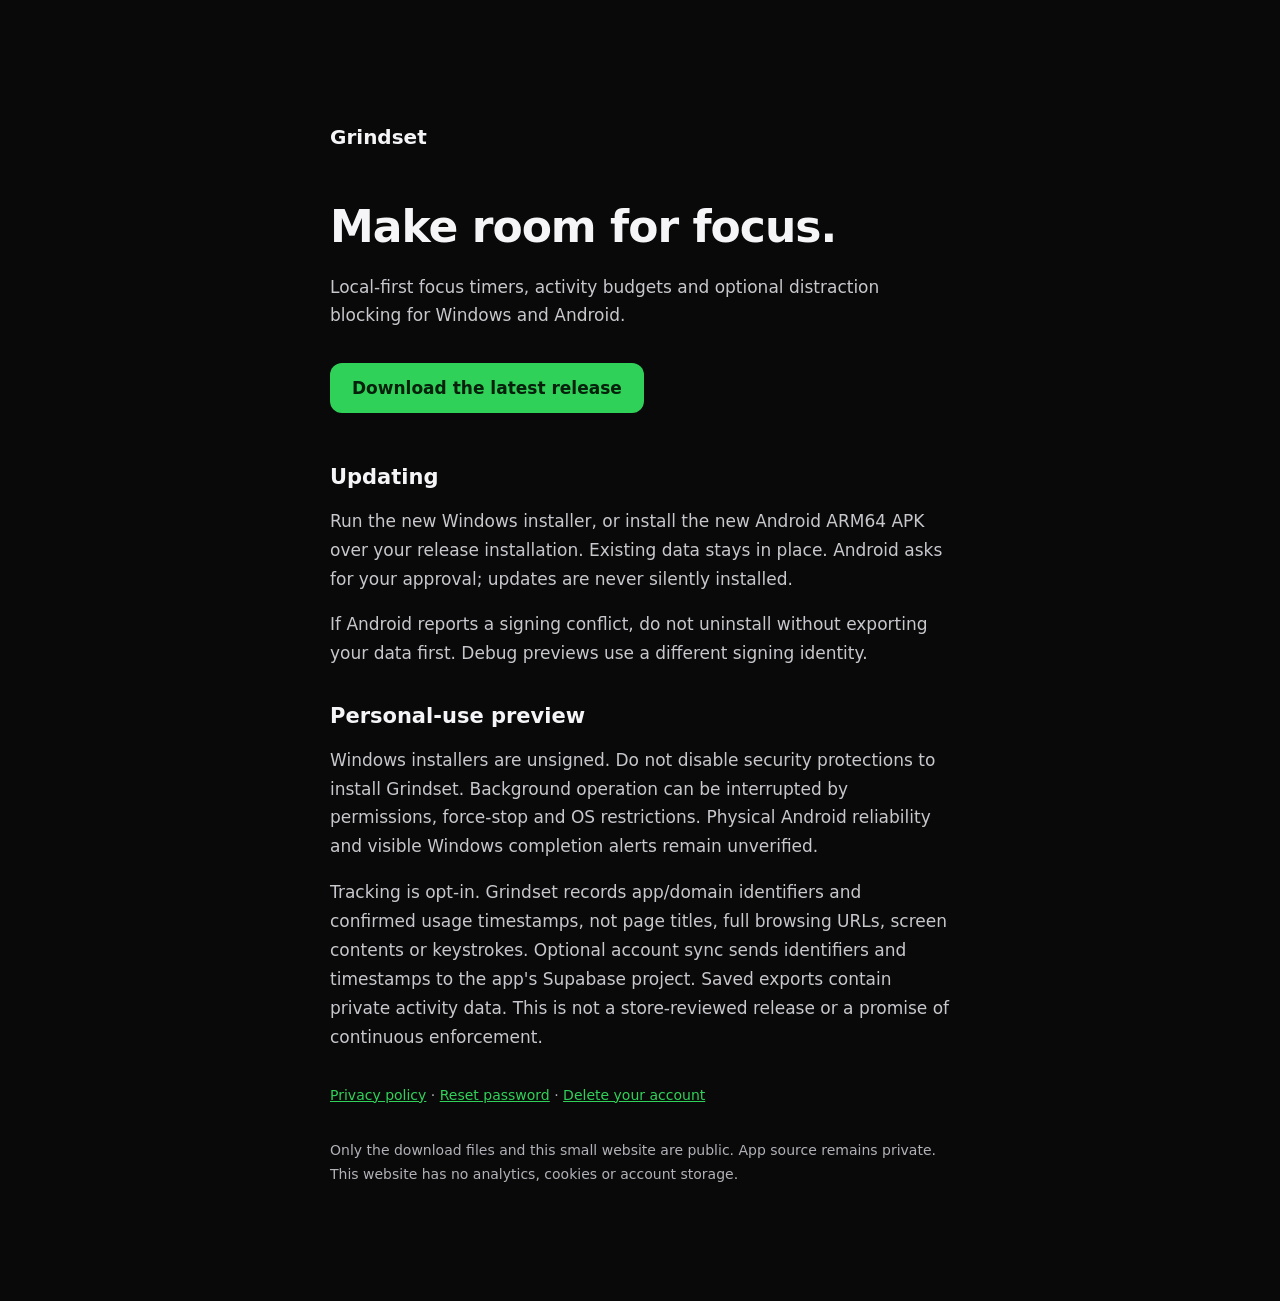
<file: site/index.html>
<!doctype html>
<html lang="en">
<head>
  <meta charset="utf-8">
  <meta name="viewport" content="width=device-width, initial-scale=1">
  <meta name="referrer" content="no-referrer">
  <meta http-equiv="Content-Security-Policy" content="default-src 'none'; style-src 'self'; base-uri 'none'; form-action 'none'">
  <title>Grindset downloads</title>
  <link rel="icon" href="icon.svg" type="image/svg+xml">
  <link rel="stylesheet" href="styles.css">
</head>
<body>
  <main>
    <p class="brand">Grindset</p>
    <h1>Make room for focus.</h1>
    <p>Local-first focus timers, activity budgets and optional distraction blocking for Windows and Android.</p>
    <a class="button" href="https://github.com/danarrigo/grindset-releases/releases/latest">Download the latest release</a>
    <h2>Updating</h2>
    <p>Run the new Windows installer, or install the new Android ARM64 APK over your release installation. Existing data stays in place. Android asks for your approval; updates are never silently installed.</p>
    <p>If Android reports a signing conflict, do not uninstall without exporting your data first. Debug previews use a different signing identity.</p>
    <h2>Personal-use preview</h2>
    <p>Windows installers are unsigned. Do not disable security protections to install Grindset. Background operation can be interrupted by permissions, force-stop and OS restrictions. Physical Android reliability and visible Windows completion alerts remain unverified.</p>
    <p>Tracking is opt-in. Grindset records app/domain identifiers and confirmed usage timestamps, not page titles, full browsing URLs, screen contents or keystrokes. Optional account sync sends identifiers and timestamps to the app's Supabase project. Saved exports contain private activity data. This is not a store-reviewed release or a promise of continuous enforcement.</p>
    <p class="secondary"><a href="privacy/">Privacy policy</a> · <a href="reset-password/">Reset password</a> · <a href="delete-account/">Delete your account</a></p>
    <p class="secondary">Only the download files and this small website are public. App source remains private. This website has no analytics, cookies or account storage.</p>
  </main>
</body>
</html>
</file>
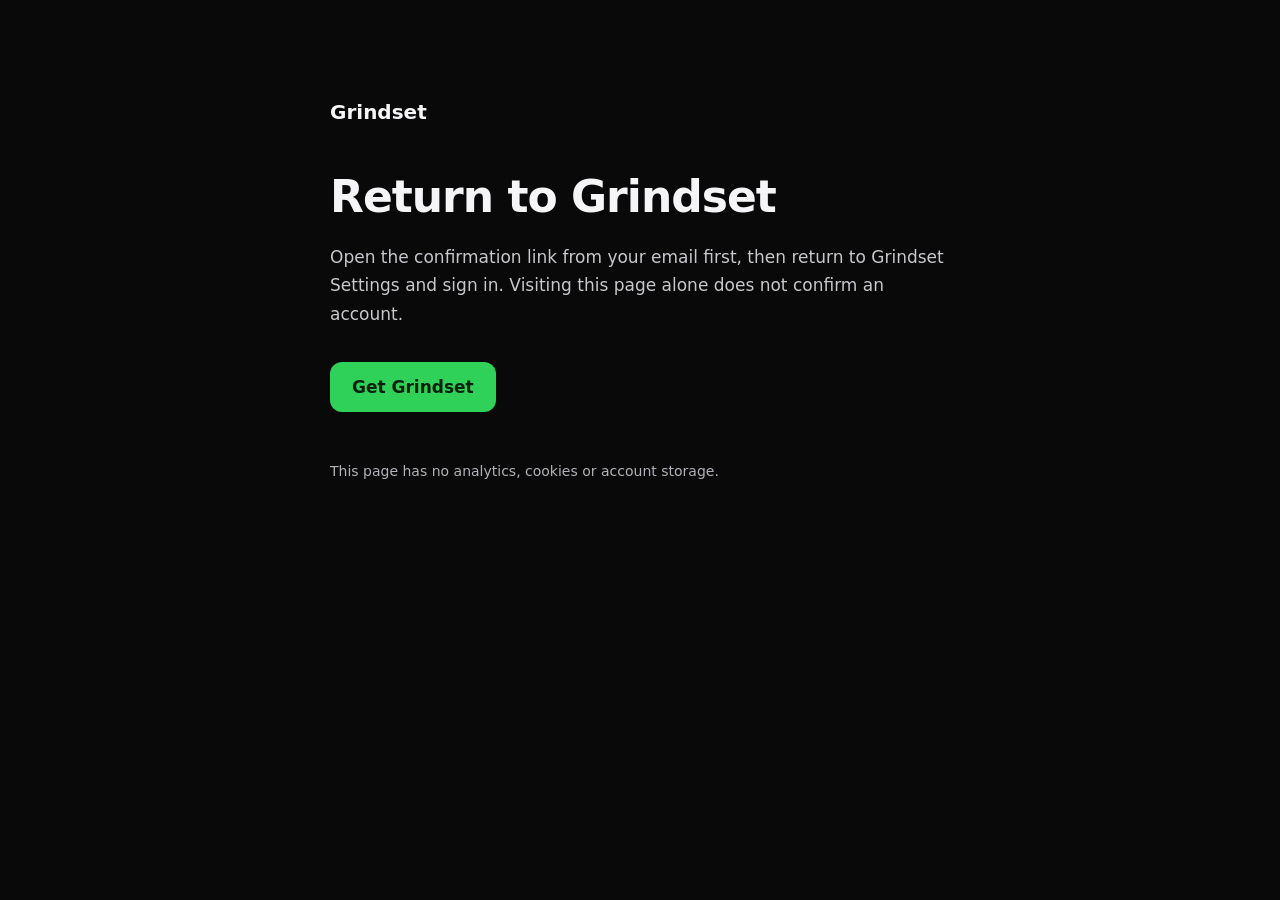
<file: site/confirmed/index.html>
<!doctype html>
<html lang="en">
<head>
  <meta charset="utf-8">
  <meta name="viewport" content="width=device-width, initial-scale=1">
  <meta name="referrer" content="no-referrer">
  <meta http-equiv="Content-Security-Policy" content="default-src 'none'; script-src 'self'; style-src 'self'; base-uri 'none'; form-action 'none'">
  <title>Email confirmation - Grindset</title>
  <link rel="icon" href="../icon.svg" type="image/svg+xml">
  <script type="module" src="confirmation.mjs"></script>
  <link rel="stylesheet" href="../styles.css">
</head>
<body>
  <main>
    <a class="brand" href="../">Grindset</a>
    <h1 id="status-title">Return to Grindset</h1>
    <p id="status-message">Open the confirmation link from your email, then return to Grindset Settings and sign in. This page does not sign you in automatically.</p>
    <noscript><p>JavaScript is disabled, so this page cannot show the link result. Return to Grindset and try signing in. If the email is still unconfirmed, request a fresh confirmation link.</p></noscript>
    <a class="button" href="../">Get Grindset</a>
    <p class="secondary">This page has no analytics, cookies or account storage.</p>
  </main>
</body>
</html>
</file>
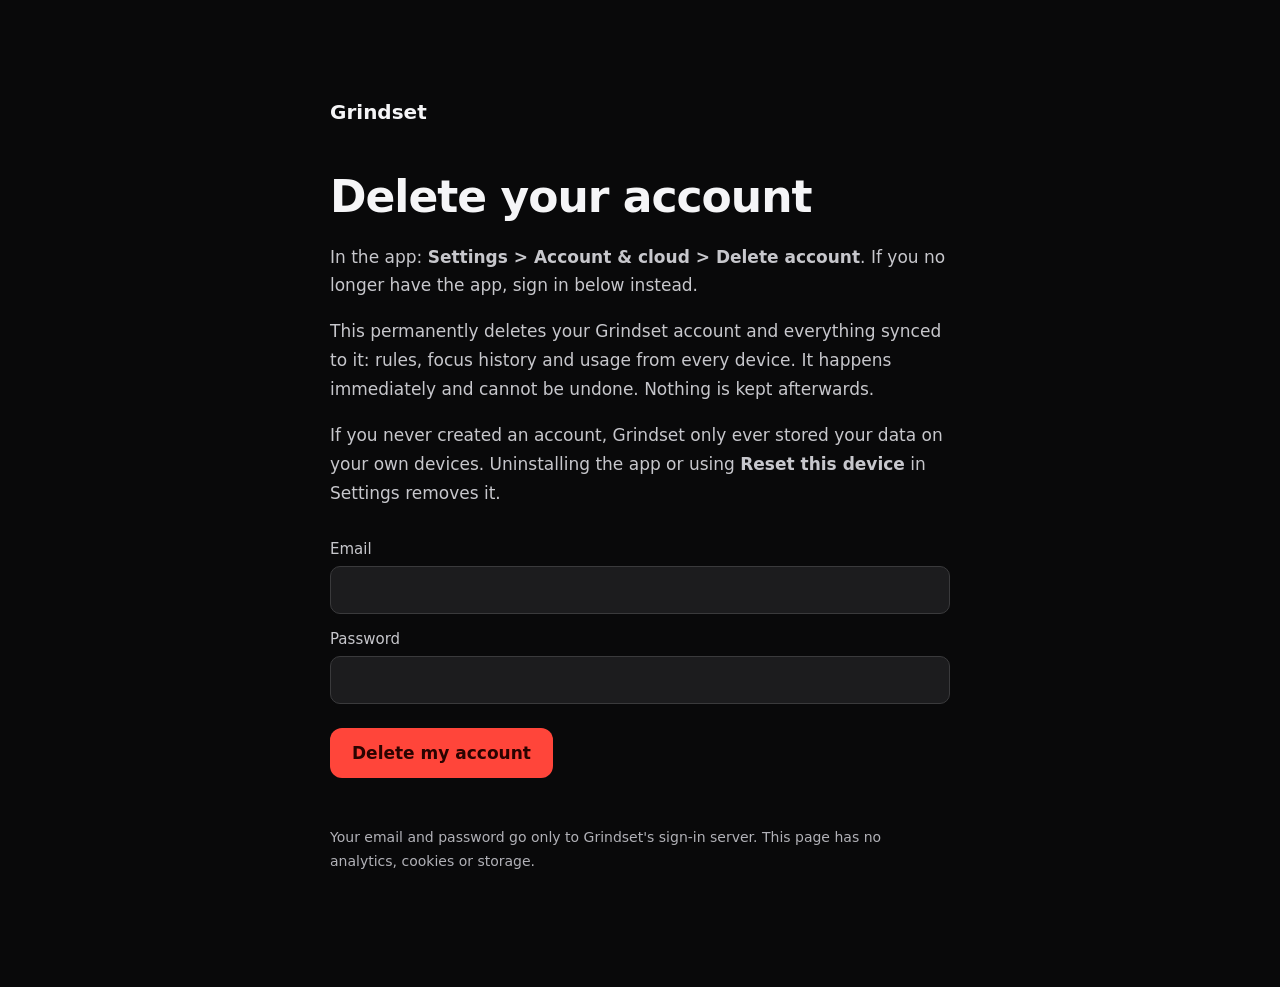
<file: site/delete-account/index.html>
<!doctype html>
<html lang="en">
<head>
  <meta charset="utf-8">
  <meta name="viewport" content="width=device-width, initial-scale=1">
  <meta name="referrer" content="no-referrer">
  <meta http-equiv="Content-Security-Policy" content="default-src 'none'; script-src 'self'; style-src 'self'; connect-src https://fajonmibrspfdozldjap.supabase.co; img-src 'self'; base-uri 'none'; form-action 'none'">
  <title>Delete your account - Grindset</title>
  <link rel="icon" href="../icon.svg" type="image/svg+xml">
  <script type="module" src="delete.mjs"></script>
  <link rel="stylesheet" href="../styles.css">
</head>
<body>
  <main>
    <a class="brand" href="../">Grindset</a>
    <h1>Delete your account</h1>
    <p>In the app: <strong>Settings &gt; Account &amp; cloud &gt; Delete account</strong>. If you no longer have the app, sign in below instead.</p>
    <p>This permanently deletes your Grindset account and everything synced to it: rules, focus history and usage from every device. It happens immediately and cannot be undone. Nothing is kept afterwards.</p>
    <p>If you never created an account, Grindset only ever stored your data on your own devices. Uninstalling the app or using <strong>Reset this device</strong> in Settings removes it.</p>
    <form id="delete-form">
      <label for="email">Email</label>
      <input id="email" name="email" type="email" autocomplete="username" required>
      <label for="password">Password</label>
      <input id="password" name="password" type="password" autocomplete="current-password" required>
      <button class="button danger" type="submit">Delete my account</button>
    </form>
    <p id="status" role="status" aria-live="polite"></p>
    <noscript><p>This page needs JavaScript to delete your account. You can also delete it in the app.</p></noscript>
    <p class="secondary">Your email and password go only to Grindset's sign-in server. This page has no analytics, cookies or storage.</p>
  </main>
</body>
</html>
</file>
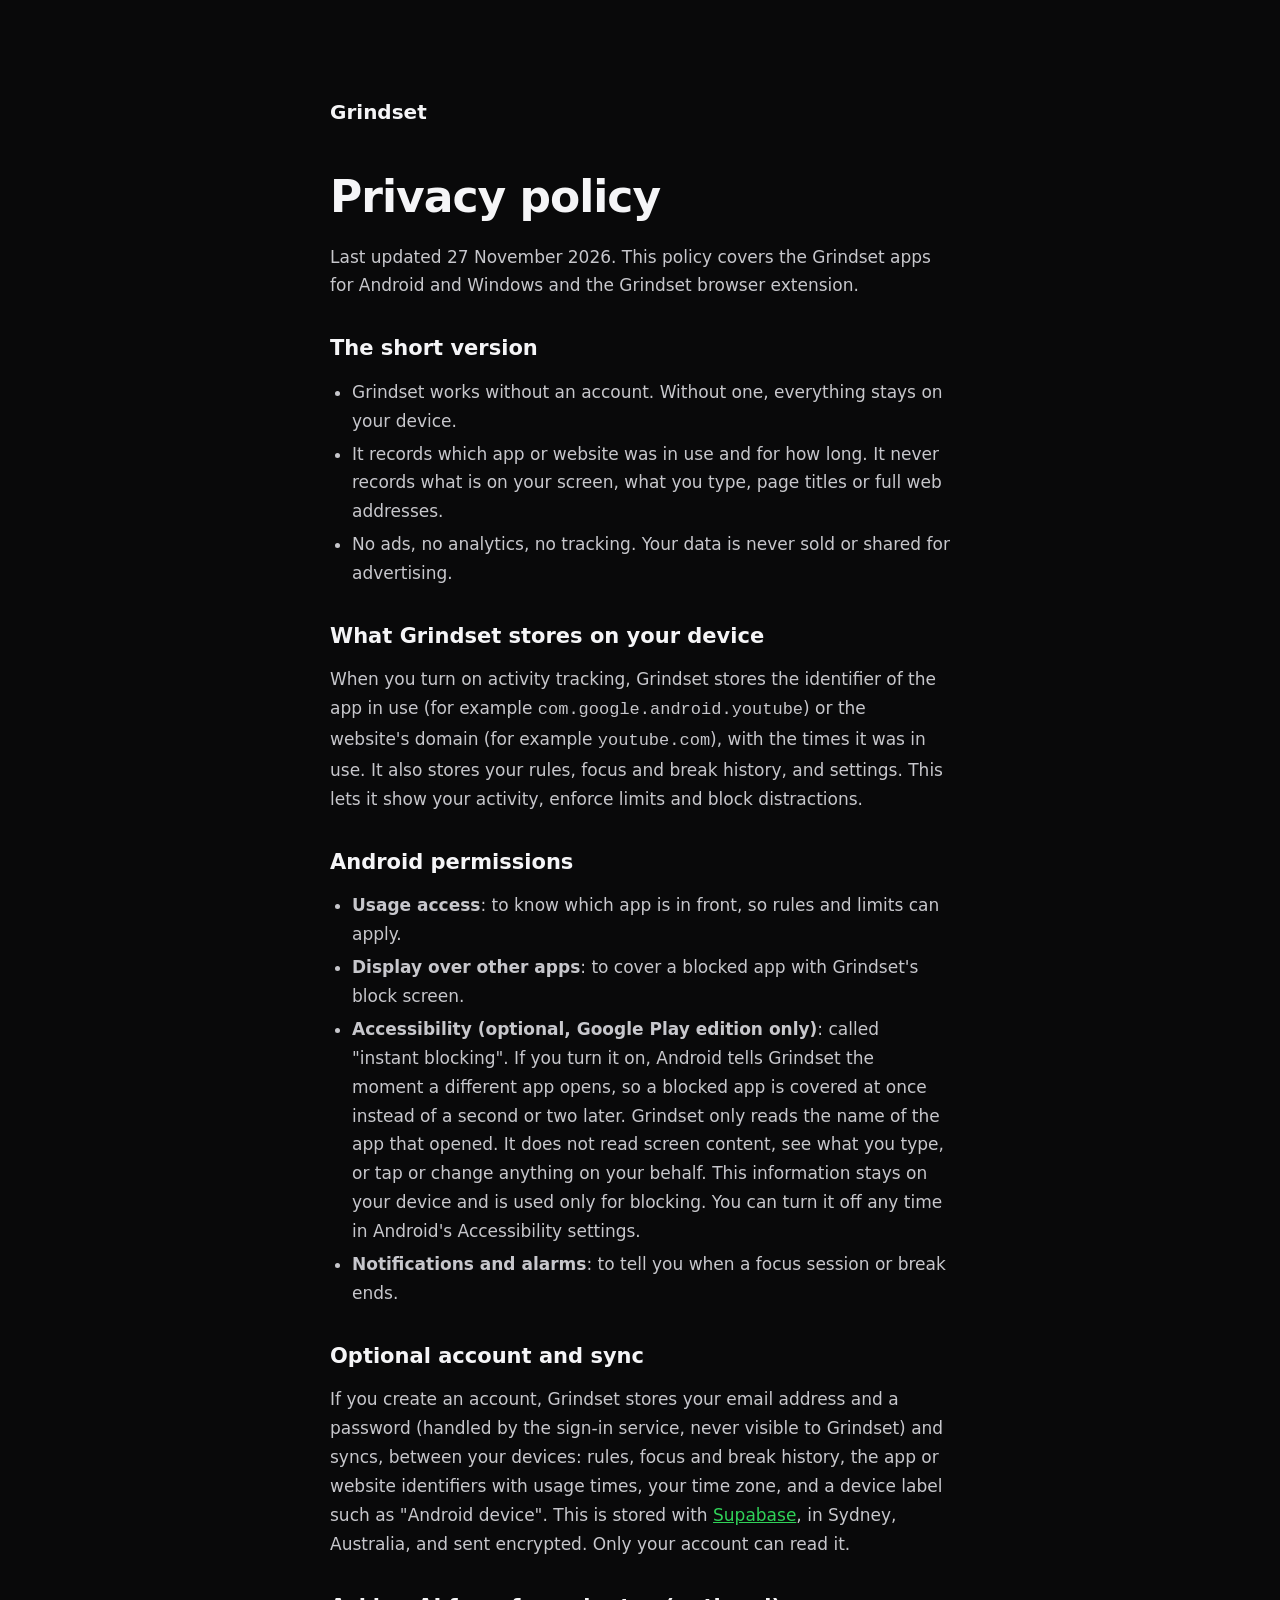
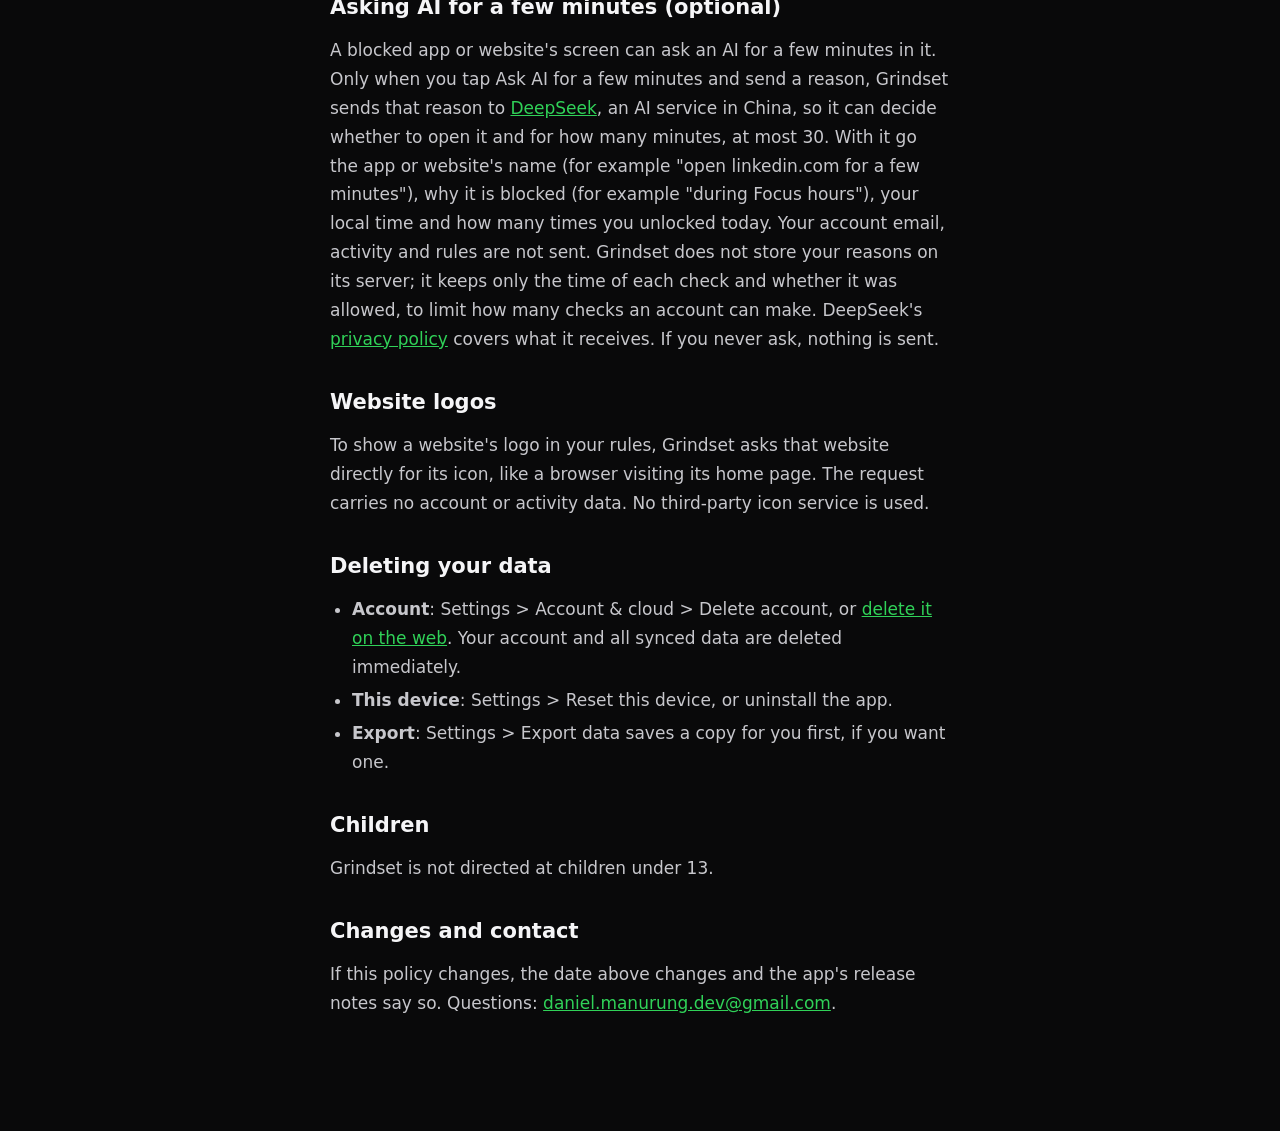
<file: site/privacy/index.html>
<!doctype html>
<html lang="en">
<head>
  <meta charset="utf-8">
  <meta name="viewport" content="width=device-width, initial-scale=1">
  <meta name="referrer" content="no-referrer">
  <meta http-equiv="Content-Security-Policy" content="default-src 'none'; style-src 'self'; img-src 'self'; base-uri 'none'; form-action 'none'">
  <title>Privacy policy - Grindset</title>
  <link rel="icon" href="../icon.svg" type="image/svg+xml">
  <link rel="stylesheet" href="../styles.css">
</head>
<body>
  <main>
    <a class="brand" href="../">Grindset</a>
    <h1>Privacy policy</h1>
    <p>Last updated 27 November 2026. This policy covers the Grindset apps for Android and Windows and the Grindset browser extension.</p>

    <h2>The short version</h2>
    <ul>
      <li>Grindset works without an account. Without one, everything stays on your device.</li>
      <li>It records which app or website was in use and for how long. It never records what is on your screen, what you type, page titles or full web addresses.</li>
      <li>No ads, no analytics, no tracking. Your data is never sold or shared for advertising.</li>
    </ul>

    <h2>What Grindset stores on your device</h2>
    <p>When you turn on activity tracking, Grindset stores the identifier of the app in use (for example <code>com.google.android.youtube</code>) or the website's domain (for example <code>youtube.com</code>), with the times it was in use. It also stores your rules, focus and break history, and settings. This lets it show your activity, enforce limits and block distractions.</p>

    <h2>Android permissions</h2>
    <ul>
      <li><strong>Usage access</strong>: to know which app is in front, so rules and limits can apply.</li>
      <li><strong>Display over other apps</strong>: to cover a blocked app with Grindset's block screen.</li>
      <li><strong>Accessibility (optional, Google Play edition only)</strong>: called "instant blocking". If you turn it on, Android tells Grindset the moment a different app opens, so a blocked app is covered at once instead of a second or two later. Grindset only reads the name of the app that opened. It does not read screen content, see what you type, or tap or change anything on your behalf. This information stays on your device and is used only for blocking. You can turn it off any time in Android's Accessibility settings.</li>
      <li><strong>Notifications and alarms</strong>: to tell you when a focus session or break ends.</li>
    </ul>

    <h2>Optional account and sync</h2>
    <p>If you create an account, Grindset stores your email address and a password (handled by the sign-in service, never visible to Grindset) and syncs, between your devices: rules, focus and break history, the app or website identifiers with usage times, your time zone, and a device label such as "Android device". This is stored with <a href="https://supabase.com/privacy">Supabase</a>, in Sydney, Australia, and sent encrypted. Only your account can read it.</p>

    <h2>Asking AI for a few minutes (optional)</h2>
    <p>A blocked app or website's screen can ask an AI for a few minutes in it. Only when you tap Ask AI for a few minutes and send a reason, Grindset sends that reason to <a href="https://www.deepseek.com/">DeepSeek</a>, an AI service in China, so it can decide whether to open it and for how many minutes, at most 30. With it go the app or website's name (for example "open linkedin.com for a few minutes"), why it is blocked (for example "during Focus hours"), your local time and how many times you unlocked today. Your account email, activity and rules are not sent. Grindset does not store your reasons on its server; it keeps only the time of each check and whether it was allowed, to limit how many checks an account can make. DeepSeek's <a href="https://cdn.deepseek.com/policies/en-US/deepseek-privacy-policy.html">privacy policy</a> covers what it receives. If you never ask, nothing is sent.</p>

    <h2>Website logos</h2>
    <p>To show a website's logo in your rules, Grindset asks that website directly for its icon, like a browser visiting its home page. The request carries no account or activity data. No third-party icon service is used.</p>

    <h2>Deleting your data</h2>
    <ul>
      <li><strong>Account</strong>: Settings &gt; Account &amp; cloud &gt; Delete account, or <a href="../delete-account/">delete it on the web</a>. Your account and all synced data are deleted immediately.</li>
      <li><strong>This device</strong>: Settings &gt; Reset this device, or uninstall the app.</li>
      <li><strong>Export</strong>: Settings &gt; Export data saves a copy for you first, if you want one.</li>
    </ul>

    <h2>Children</h2>
    <p>Grindset is not directed at children under 13.</p>

    <h2>Changes and contact</h2>
    <p>If this policy changes, the date above changes and the app's release notes say so. Questions: <a href="mailto:daniel.manurung.dev@gmail.com">daniel.manurung.dev@gmail.com</a>.</p>
  </main>
</body>
</html>
</file>
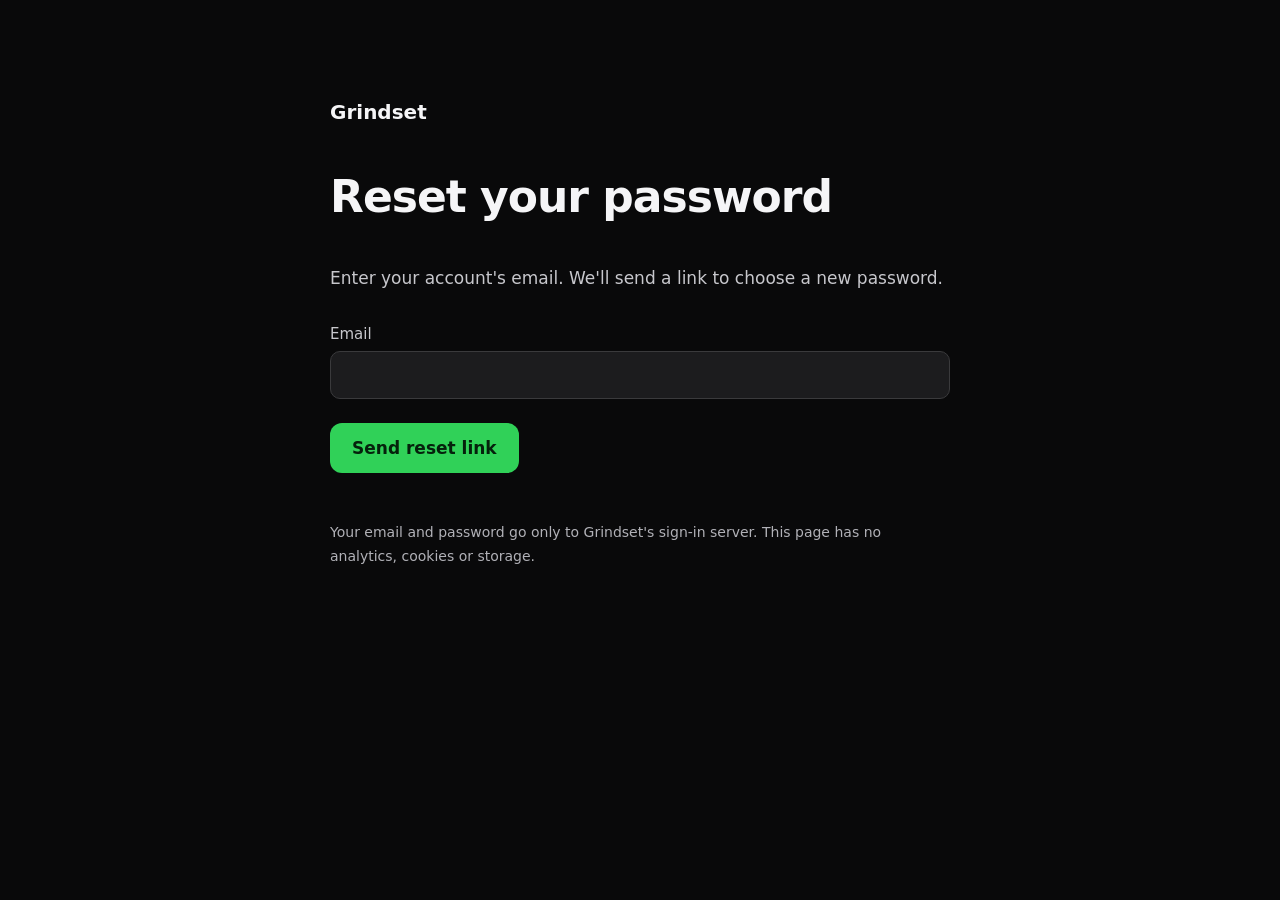
<file: site/reset-password/index.html>
<!doctype html>
<html lang="en">
<head>
  <meta charset="utf-8">
  <meta name="viewport" content="width=device-width, initial-scale=1">
  <meta name="referrer" content="no-referrer">
  <meta http-equiv="Content-Security-Policy" content="default-src 'none'; script-src 'self'; style-src 'self'; connect-src https://fajonmibrspfdozldjap.supabase.co; img-src 'self'; base-uri 'none'; form-action 'none'">
  <title>Reset password - Grindset</title>
  <link rel="icon" href="../icon.svg" type="image/svg+xml">
  <script type="module" src="reset.mjs"></script>
  <link rel="stylesheet" href="../styles.css">
</head>
<body>
  <main>
    <a class="brand" href="../">Grindset</a>
    <h1 id="title">Reset your password</h1>
    <form id="request-form">
      <p>Enter your account's email. We'll send a link to choose a new password.</p>
      <label for="email">Email</label>
      <input id="email" name="email" type="email" autocomplete="username" required>
      <button class="button" type="submit">Send reset link</button>
    </form>
    <form id="change-form" hidden>
      <label for="password">New password</label>
      <input id="password" name="password" type="password" autocomplete="new-password" minlength="6" required>
      <label for="confirm">Repeat new password</label>
      <input id="confirm" name="confirm" type="password" autocomplete="new-password" minlength="6" required>
      <button class="button" type="submit">Save new password</button>
    </form>
    <p id="status" role="status" aria-live="polite"></p>
    <noscript><p>This page needs JavaScript to reset your password.</p></noscript>
    <p class="secondary">Your email and password go only to Grindset's sign-in server. This page has no analytics, cookies or storage.</p>
  </main>
</body>
</html>
</file>
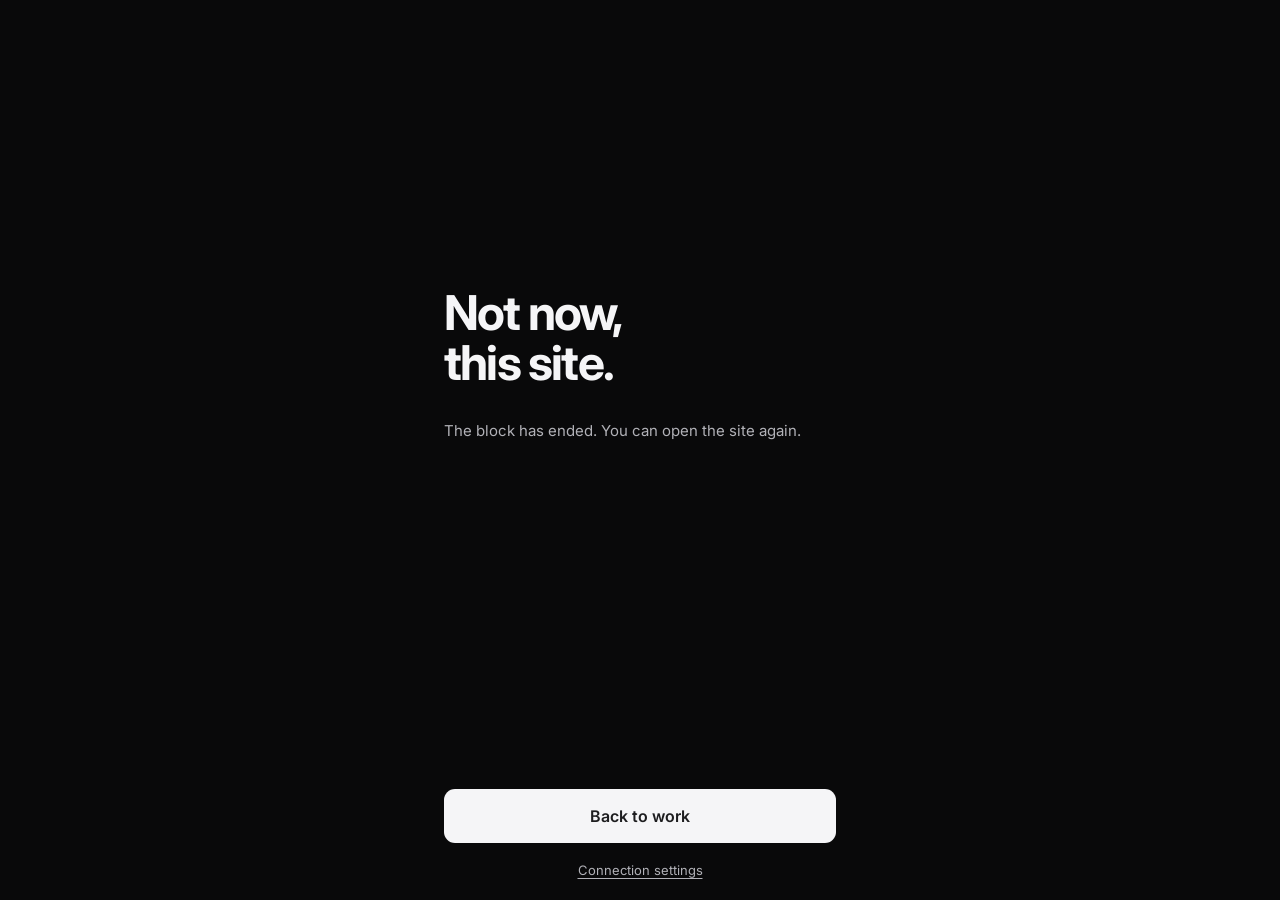
<file: extension/blocked.html>
<!doctype html>
<html lang="en"><head><meta charset="utf-8"><meta name="viewport" content="width=device-width, initial-scale=1"><title>Not now - Grindset</title><link rel="stylesheet" href="styles.css"></head>
<body class="wall"><main>
<div class="spacer top"></div>
<h1 id="title">Not now.</h1>
<div id="span" hidden><div class="bar" role="img" id="bar"><span id="done"></span><span id="rest"></span></div><p class="row"><strong id="label"></strong><span id="detail"></span></p></div>
<p id="reason" class="secondary"></p>
<p id="status" role="status"></p>
<div class="spacer bottom"></div>
<button id="back" type="button">Back to work</button>
<button id="need" class="link" type="button" hidden>Need it? Ask AI for a few minutes</button>
<form id="ask" hidden><label for="why">Why do you need it?</label><input id="why" class="text" maxlength="120" autocomplete="off" placeholder="For example: a lecture video for class"><button id="send" type="submit" disabled>Ask AI</button><p id="verdict" role="status"></p></form>
<a class="setup" href="setup.html">Connection settings</a>
</main><script type="module" src="blocked.js"></script></body></html>
</file>
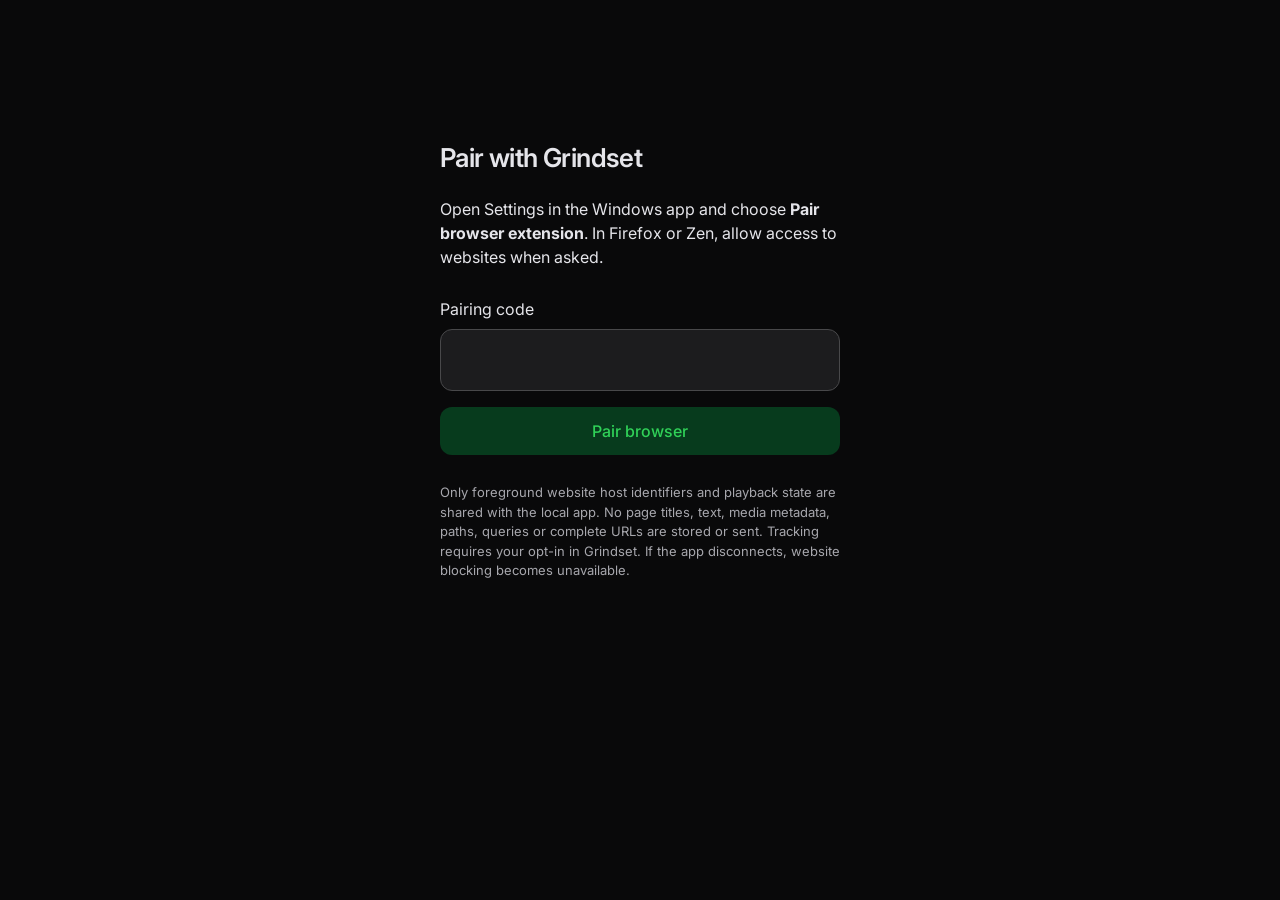
<file: extension/setup.html>
<!doctype html>
<html lang="en"><head><meta charset="utf-8"><meta name="viewport" content="width=device-width, initial-scale=1"><title>Pair Grindset</title><link rel="stylesheet" href="styles.css"></head>
<body><main><h1>Pair with Grindset</h1><p>Open Settings in the Windows app and choose <strong>Pair browser extension</strong>. In Firefox or Zen, allow access to websites when asked.</p>
<form id="pair"><label for="code">Pairing code</label><input id="code" inputmode="numeric" pattern="[0-9]{6}" maxlength="6" autocomplete="off" required><button>Pair browser</button></form>
<p id="status" role="status"></p><p class="secondary">Only foreground website host identifiers and playback state are shared with the local app. No page titles, text, media metadata, paths, queries or complete URLs are stored or sent. Tracking requires your opt-in in Grindset. If the app disconnects, website blocking becomes unavailable.</p></main><script type="module" src="setup.js"></script></body></html>
</file>
<file: site/styles.css>
:root { color-scheme: dark; font-family: Inter, system-ui, -apple-system, 'Segoe UI', Roboto, sans-serif; background: #09090a; color: #f5f5f7; }
body { margin: 0; }
main { max-width: 620px; margin: 8vh auto; padding: 28px; }
.brand { color: #f5f5f7; font-size: 20px; font-weight: 650; text-decoration: none; }
h1 { font-size: clamp(30px, 6vw, 44px); line-height: 1.15; margin: 48px 0 20px; letter-spacing: -1px; }
h2 { font-size: 21px; margin-top: 36px; }
p { font-size: 17px; line-height: 1.7; color: #c7c7cc; overflow-wrap: anywhere; }
a { color: #30d158; }
a:focus-visible { outline: 3px solid #30d158; outline-offset: 5px; }
.button { display: inline-block; padding: 15px 22px; margin: 16px 0; border-radius: 12px; background: #30d158; color: #05210c; font-size: 17px; font-weight: 650; text-decoration: none; }
.secondary { font-size: 14px; color: #b1b1b7; margin-top: 32px; }
form { display: grid; gap: 8px; margin-top: 24px; }
label { font-size: 15px; color: #c7c7cc; margin-top: 8px; }
input { font: inherit; font-size: 17px; padding: 13px 14px; border-radius: 10px; border: 1px solid #3a3a3c; background: #1c1c1e; color: #f5f5f7; }
input:focus-visible { outline: 3px solid #30d158; outline-offset: 2px; }
button.button { border: 0; cursor: pointer; justify-self: start; font-family: inherit; }
.button.danger { background: #ff453a; color: #2a0300; }
button:disabled { opacity: .6; cursor: default; }
ul { padding-left: 22px; }
li { font-size: 17px; line-height: 1.7; color: #c7c7cc; margin: 4px 0; }
[hidden] { display: none !important; }
</file>
<file: extension/styles.css>
@font-face { font-family: Inter; src: url("fonts/Inter.ttf") format("truetype"); font-weight: 100 900; font-display: block; }
:root { --ground: #09090a; --ink: #f5f5f7; --secondary: #b1b1b7; --line: #303034; --green: #30d158; }
html { color-scheme: dark; background: var(--ground); color: #e5e5ea; font: 16px/1.5 Inter, system-ui, sans-serif; }
::selection { background: rgba(48, 209, 88, .35); color: var(--ink); }
body { margin: 0; padding: 48px 24px; }
main { max-width: 400px; margin: 10vh auto; }
h1 { font-size: 26px; font-weight: 600; letter-spacing: -.6px; }
p { margin: 20px 0; }
label { display: block; margin-bottom: 8px; }
input, button { box-sizing: border-box; min-height: 48px; width: 100%; padding: 12px 16px; font: inherit; border: 1px solid #48484a; border-radius: 12px; }
input { background: #1c1c1e; color: white; caret-color: var(--green); letter-spacing: 8px; font-size: 24px; }
button { margin-top: 16px; cursor: pointer; background: #073b1d; color: var(--green); border: none; font-weight: 500; }
button:disabled { opacity: .5; cursor: wait; }
a { color: #ff9f0a; }
.secondary { color: #a7a7ad; font-size: 13px; }
:focus-visible { outline: 2px solid #ff9f0a; outline-offset: 3px; }
input.text { letter-spacing: normal; font-size: 16px; }
form { margin: 28px 0; }
#verdict { color: #ff9f0a; margin: 12px 0 0; }

/* The block page: "Not now, YouTube.", how far through, the way back. */
body.wall { padding: 0; }
.wall main { box-sizing: border-box; min-height: 100vh; max-width: 440px; margin: 0 auto; padding: 28px 24px 20px; display: flex; flex-direction: column; }
.wall .spacer.top { flex: 3; }
.wall .spacer.bottom { flex: 4; min-height: 40px; }
.wall h1 { margin: 0; white-space: pre-line; font-size: 48px; font-weight: 700; letter-spacing: -1.8px; line-height: 1.04; color: var(--ink); overflow-wrap: anywhere; }
.wall h1.long { font-size: 38px; letter-spacing: -1.3px; }
.wall #span { margin-top: 32px; }
.wall .bar { display: flex; gap: 3px; height: 10px; }
.wall .bar.whole { gap: 0; }
.wall .bar span { flex: 0 0 0; min-width: 0; }
.wall #done { background: var(--green); }
.wall #rest { background: var(--line); }
.wall .row { display: flex; flex-wrap: wrap; justify-content: space-between; gap: 4px 12px; margin: 14px 0 0; font-size: 15px; }
.wall .row strong { font-weight: 600; color: var(--ink); }
.wall .row span { color: var(--secondary); }
.wall #reason { margin: 32px 0 0; font-size: 15px; color: var(--secondary); }
.wall #status:empty { display: none; }
.wall #back { margin-top: 0; min-height: 54px; background: var(--ink); color: #1d1d1f; font-size: 16px; font-weight: 600; border-radius: 11px; }
.wall #back:hover { background: #fff; }
.wall button.link { margin-top: 6px; background: none; color: var(--secondary); font-size: 14px; font-weight: 400; }
.wall button.link:hover { color: var(--ink); }
.wall form { margin: 12px 0 0; }
.wall label { font-size: 14px; color: var(--secondary); }
.wall #send { margin-top: 10px; background: #1c1c1e; color: var(--ink); }
.wall .setup { align-self: center; margin-top: 18px; font-size: 13px; color: var(--secondary); text-underline-offset: 3px; }
</file>
